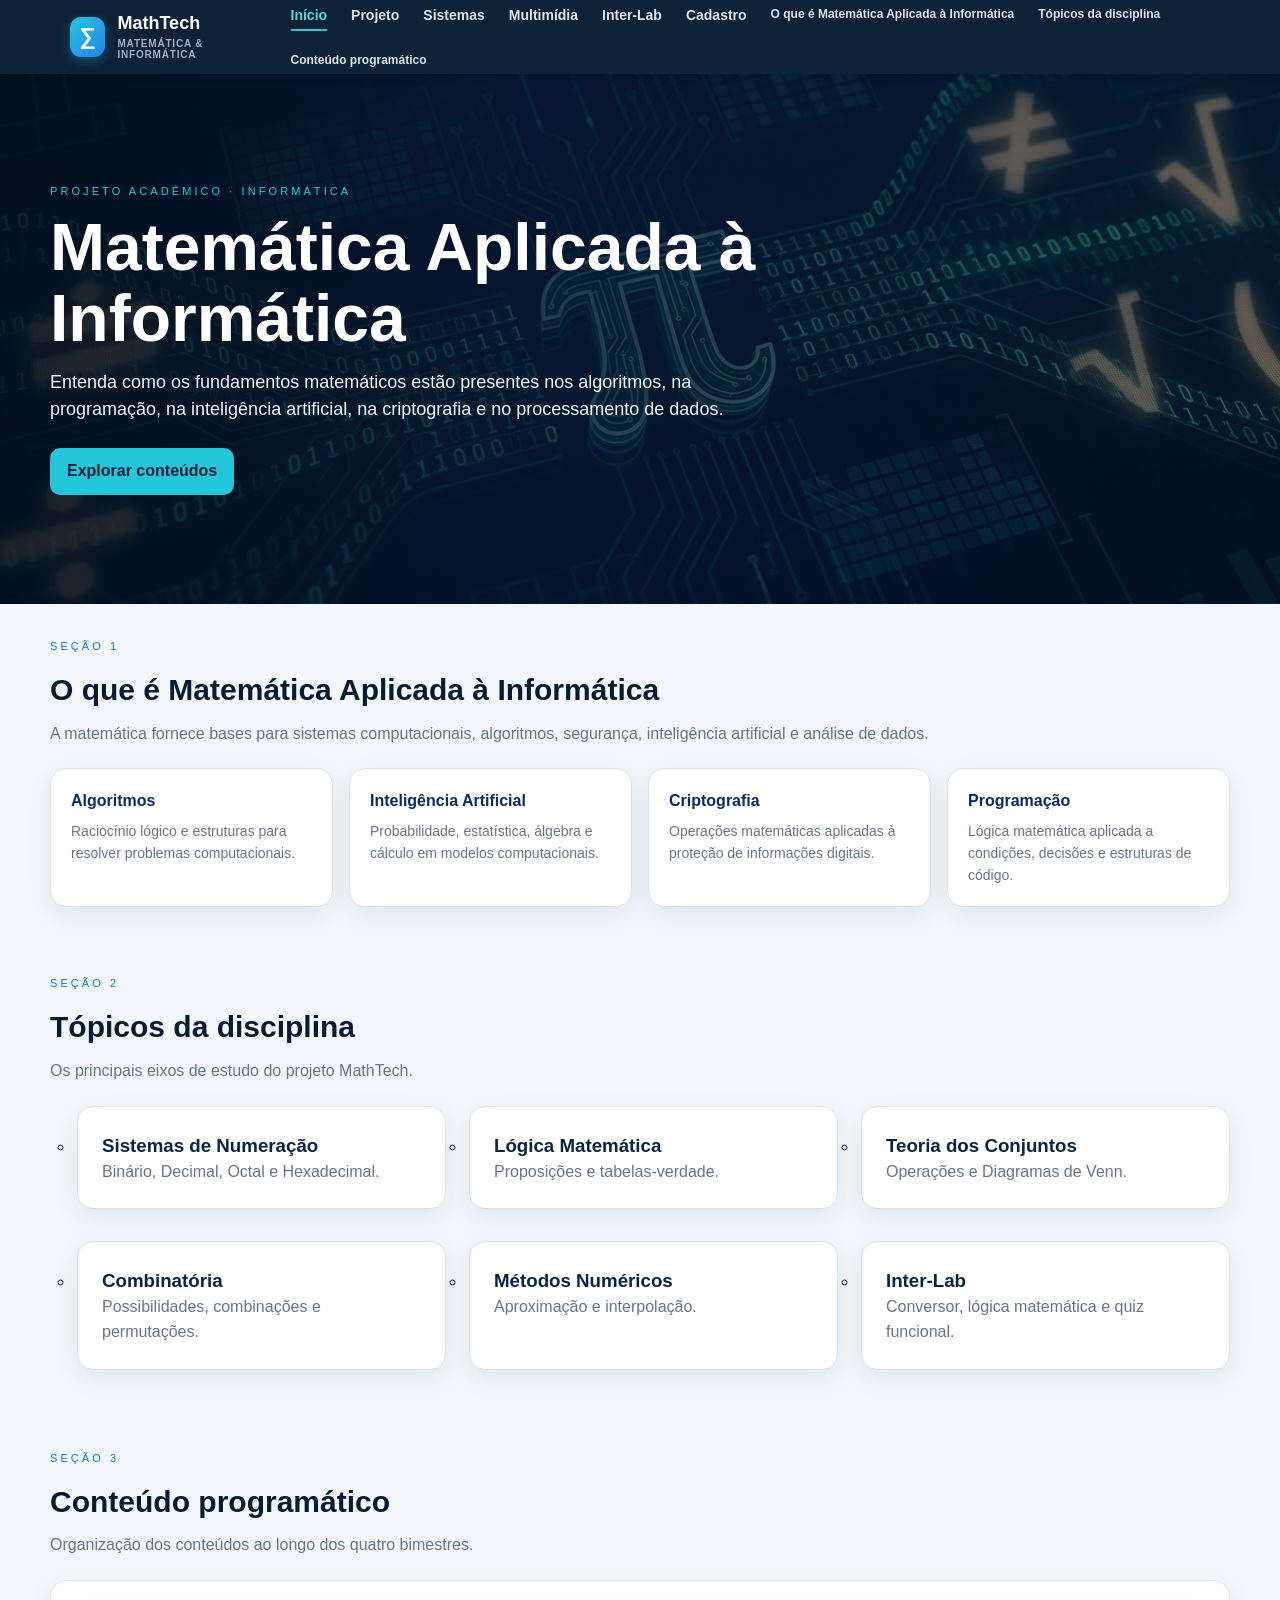
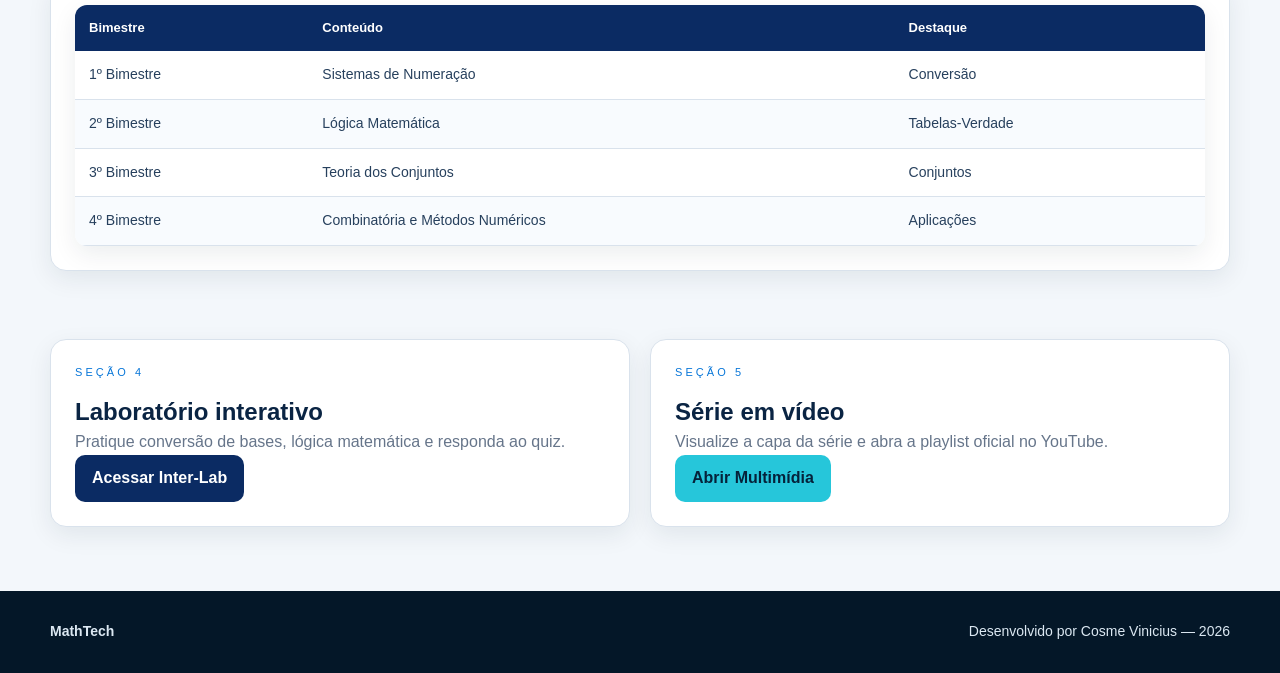
<file: index.html>
<!DOCTYPE html>

<html lang="pt-BR">
<head>
<meta charset="utf-8"/>
<meta content="width=device-width, initial-scale=1.0" name="viewport"/>
<title>MathTech | Matemática Aplicada à Informática</title>
<link href="css/estilo.css" rel="stylesheet"/>
</head>
<body>
<header class="site-header">
<div class="container nav-wrap">
<a class="brand" href="index.html">
<span class="brand-mark">∑</span>
<span class="brand-text">MathTech<small>Matemática &amp; Informática</small></span>
</a>
<nav aria-label="Navegação principal" class="site-nav">
<a class="active" href="index.html">Início</a>
<a href="sobre.html">Projeto</a>
<a href="sistemas.html">Sistemas</a>
<a href="multimidia.html">Multimídia</a>
<a href="interlab.html">Inter-Lab</a>
<a href="cadastro.html">Cadastro</a>
<a class="ancora-interna" href="#conteudos">O que é Matemática Aplicada à Informática</a><a class="ancora-interna" href="#topicos">Tópicos da disciplina</a><a class="ancora-interna" href="#programa">Conteúdo programático</a></nav>
</div>
</header>
<main>
<section class="hero-home" id="inicio">
<div class="container">
<span class="kicker">Projeto acadêmico · Informática</span>
<h1>Matemática Aplicada à Informática</h1>
<p>Entenda como os fundamentos matemáticos estão presentes nos algoritmos, na programação, na inteligência artificial, na criptografia e no processamento de dados.</p>
<div class="hero-actions">
<a class="btn btn-cyan" href="#conteudos">Explorar conteúdos</a>
</div>
</div>
</section>
<section class="section" id="conteudos">
<div class="container">
<span class="kicker">Seção 1</span>
<h2 class="section-title">O que é Matemática Aplicada à Informática</h2>
<p class="section-intro">A matemática fornece bases para sistemas computacionais, algoritmos, segurança, inteligência artificial e análise de dados.</p>
<div class="grid-4">
<article class="card topic-card"><strong>Algoritmos</strong><p>Raciocínio lógico e estruturas para resolver problemas computacionais.</p></article>
<article class="card topic-card"><strong>Inteligência Artificial</strong><p>Probabilidade, estatística, álgebra e cálculo em modelos computacionais.</p></article>
<article class="card topic-card"><strong>Criptografia</strong><p>Operações matemáticas aplicadas à proteção de informações digitais.</p></article>
<article class="card topic-card"><strong>Programação</strong><p>Lógica matemática aplicada a condições, decisões e estruturas de código.</p></article>
</div>
</div>
</section>
<section class="section" id="topicos">
<div class="container">
<span class="kicker">Seção 2</span>
<h2 class="section-title">Tópicos da disciplina</h2>
<p class="section-intro">Os principais eixos de estudo do projeto MathTech.</p>
<ul class="lista-topicos"><li><article class="card"><h3>Sistemas de Numeração</h3><p>Binário, Decimal, Octal e Hexadecimal.</p></article></li><li><article class="card"><h3>Lógica Matemática</h3><p>Proposições e tabelas-verdade.</p></article></li><li><article class="card"><h3>Teoria dos Conjuntos</h3><p>Operações e Diagramas de Venn.</p></article></li><li><article class="card"><h3>Combinatória</h3><p>Possibilidades, combinações e permutações.</p></article></li><li><article class="card"><h3>Métodos Numéricos</h3><p>Aproximação e interpolação.</p></article></li><li><article class="card"><h3>Inter-Lab</h3><p>Conversor, lógica matemática e quiz funcional.</p></article></li></ul>
</div>
</section>
<section class="section" id="programa">
<div class="container">
<span class="kicker">Seção 3</span>
<h2 class="section-title">Conteúdo programático</h2>
<p class="section-intro">Organização dos conteúdos ao longo dos quatro bimestres.</p>
<div class="card program-table-wrap">
<table>
<thead><tr><th>Bimestre</th><th>Conteúdo</th><th>Destaque</th></tr></thead>
<tbody>
<tr><td>1º Bimestre</td><td>Sistemas de Numeração</td><td>Conversão</td></tr>
<tr><td>2º Bimestre</td><td>Lógica Matemática</td><td>Tabelas-Verdade</td></tr>
<tr><td>3º Bimestre</td><td>Teoria dos Conjuntos</td><td>Conjuntos</td></tr>
<tr><td>4º Bimestre</td><td>Combinatória e Métodos Numéricos</td><td>Aplicações</td></tr>
</tbody>
</table>
</div>
</div>
</section>
<section class="section" id="recursos">
<div class="container grid-2">
<article class="card">
<span class="kicker">Seção 4</span>
<h2>Laboratório interativo</h2>
<p>Pratique conversão de bases, lógica matemática e responda ao quiz.</p>
<a class="btn btn-primary" href="interlab.html">Acessar Inter-Lab</a>
</article>
<article class="card">
<span class="kicker">Seção 5</span>
<h2>Série em vídeo</h2>
<p>Visualize a capa da série e abra a playlist oficial no YouTube.</p>
<a class="btn btn-cyan" href="multimidia.html">Abrir Multimídia</a>
</article>
</div>
</section>
</main>
<footer class="site-footer" id="rodape">
<div class="container footer-wrap">
<strong>MathTech</strong>
<span>Desenvolvido por Cosme Vinicius — 2026</span>
</div>
</footer>
</body>
</html>
</file>
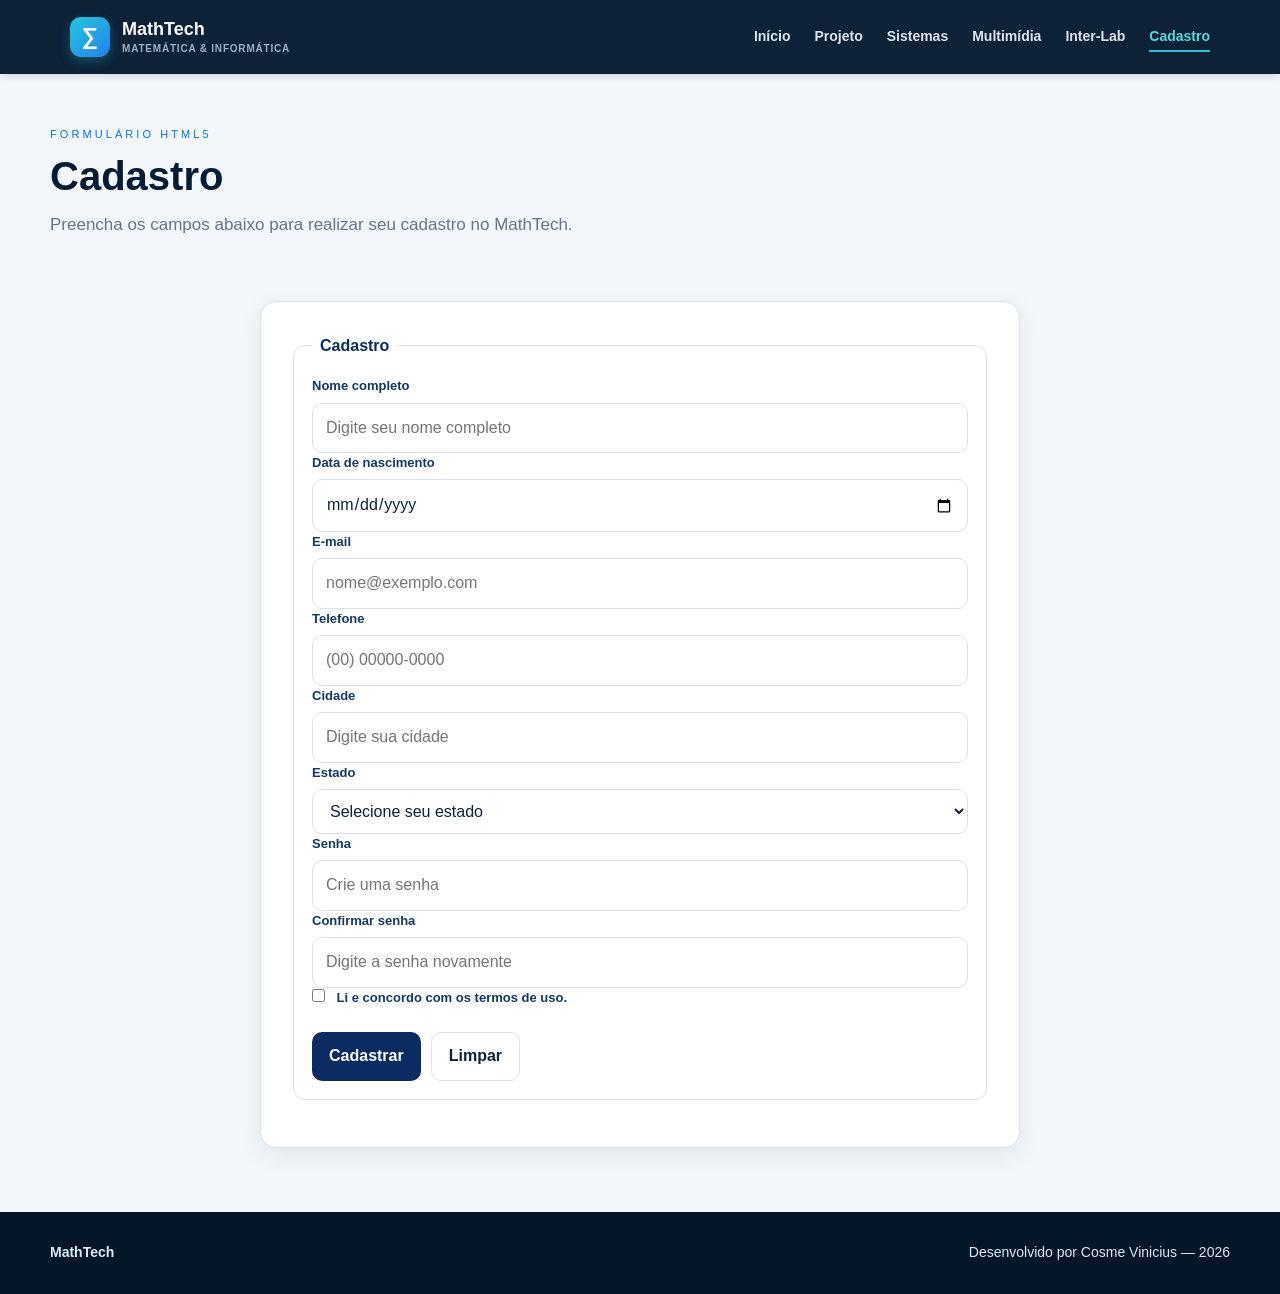
<file: cadastro.html>
<!DOCTYPE html>

<html lang="pt-BR">
<head>
<meta charset="utf-8"/>
<meta content="width=device-width, initial-scale=1.0" name="viewport"/>
<title>Cadastro | MathTech</title>
<link href="css/estilo.css" rel="stylesheet"/>
</head>
<body>
<header class="site-header">
<div class="container nav-wrap">
<a class="brand" href="index.html">
<span class="brand-mark">∑</span>
<span class="brand-text">MathTech<small>Matemática &amp; Informática</small></span>
</a>
<nav aria-label="Navegação principal" class="site-nav">
<a href="index.html">Início</a>
<a href="sobre.html">Projeto</a>
<a href="sistemas.html">Sistemas</a>
<a href="multimidia.html">Multimídia</a>
<a href="interlab.html">Inter-Lab</a>
<a class="active" href="cadastro.html">Cadastro</a>
</nav>
</div>
</header>
<section class="page-hero">
<div class="container">
<span class="kicker">Formulário HTML5</span>
<h1>Cadastro</h1>
<p>Preencha os campos abaixo para realizar seu cadastro no MathTech.</p>
</div>
</section>
<main class="section">
<div class="container">
<div class="card form-card">
<form action="#" method="post">

<fieldset class="grupo-cadastro"><legend>Cadastro</legend><label for="nome">Nome completo</label><input autocomplete="name" id="nome" name="nome" placeholder="Digite seu nome completo" required="" type="text"/><label for="nascimento">Data de nascimento</label><input id="nascimento" name="nascimento" required="" type="date"/><label for="email">E-mail</label><input autocomplete="email" id="email" name="email" placeholder="nome@exemplo.com" required="" type="email"/><label for="telefone">Telefone</label><input autocomplete="tel" id="telefone" name="telefone" placeholder="(00) 00000-0000" required="" type="tel"/><label for="cidade">Cidade</label><input autocomplete="address-level2" id="cidade" name="cidade" placeholder="Digite sua cidade" required="" type="text"/><label for="estado">Estado</label><select id="estado" name="estado" required="">

<option disabled="" selected="" value="">Selecione seu estado</option>
<option>AC</option><option>AL</option><option>AP</option><option>AM</option><option>BA</option><option>CE</option>
<option>DF</option><option>ES</option><option>GO</option><option>MA</option><option>MT</option><option>MS</option>
<option>MG</option><option>PA</option><option>PB</option><option>PR</option><option>PE</option><option>PI</option>
<option>RJ</option><option>RN</option><option>RS</option><option>RO</option><option>RR</option><option>SC</option>
<option>SP</option><option>SE</option><option>TO</option>
</select><label for="senha">Senha</label><input autocomplete="new-password" id="senha" minlength="6" name="senha" placeholder="Crie uma senha" required="" type="password"/><label for="confirmar">Confirmar senha</label><input autocomplete="new-password" id="confirmar" minlength="6" name="confirmar" placeholder="Digite a senha novamente" required="" type="password"/><label><input required="" type="checkbox"/> Li e concordo com os termos de uso.</label><div class="actions">
<button class="btn btn-primary" type="submit">Cadastrar</button>
<button class="btn btn-outline" type="reset">Limpar</button>
</div></fieldset></form>
</div>
</div>
</main>
<footer class="site-footer" id="rodape">
<div class="container footer-wrap">
<strong>MathTech</strong>
<span>Desenvolvido por Cosme Vinicius — 2026</span>
</div>
</footer>
</body>
</html>
</file>
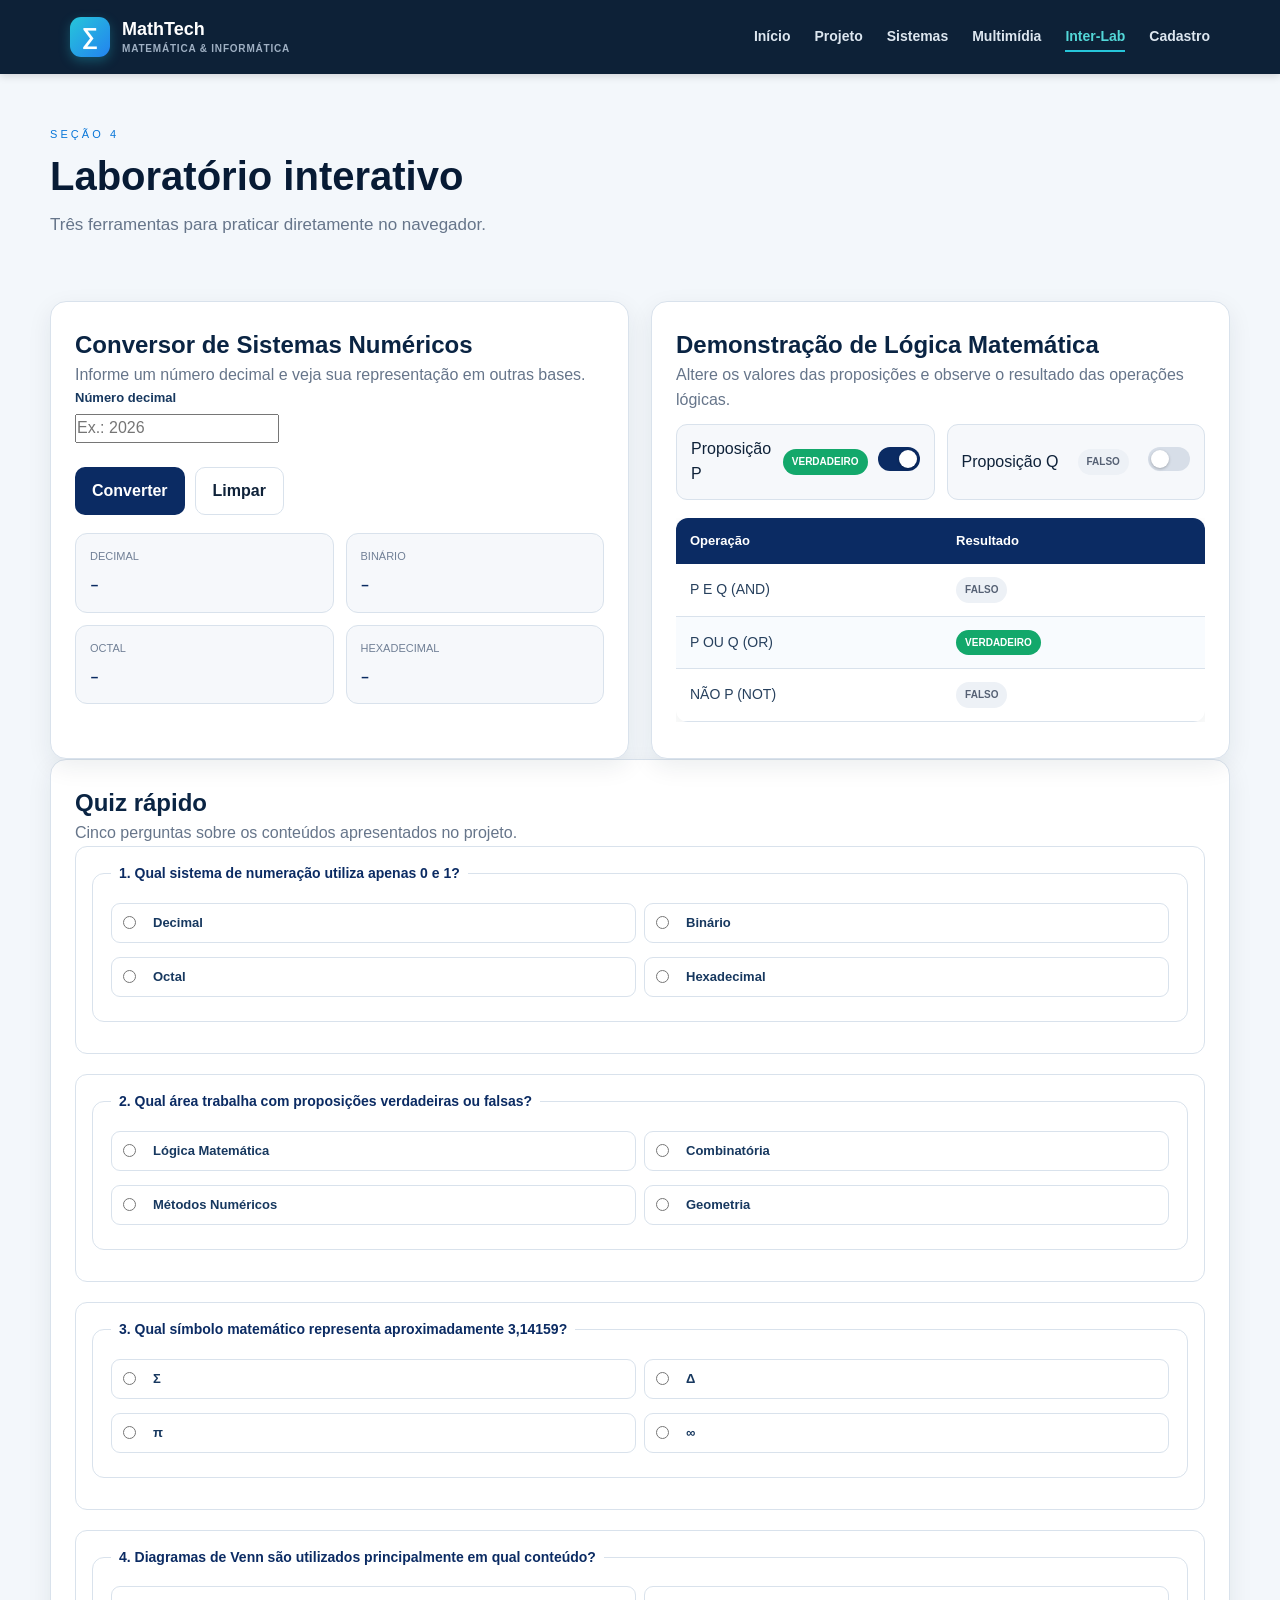
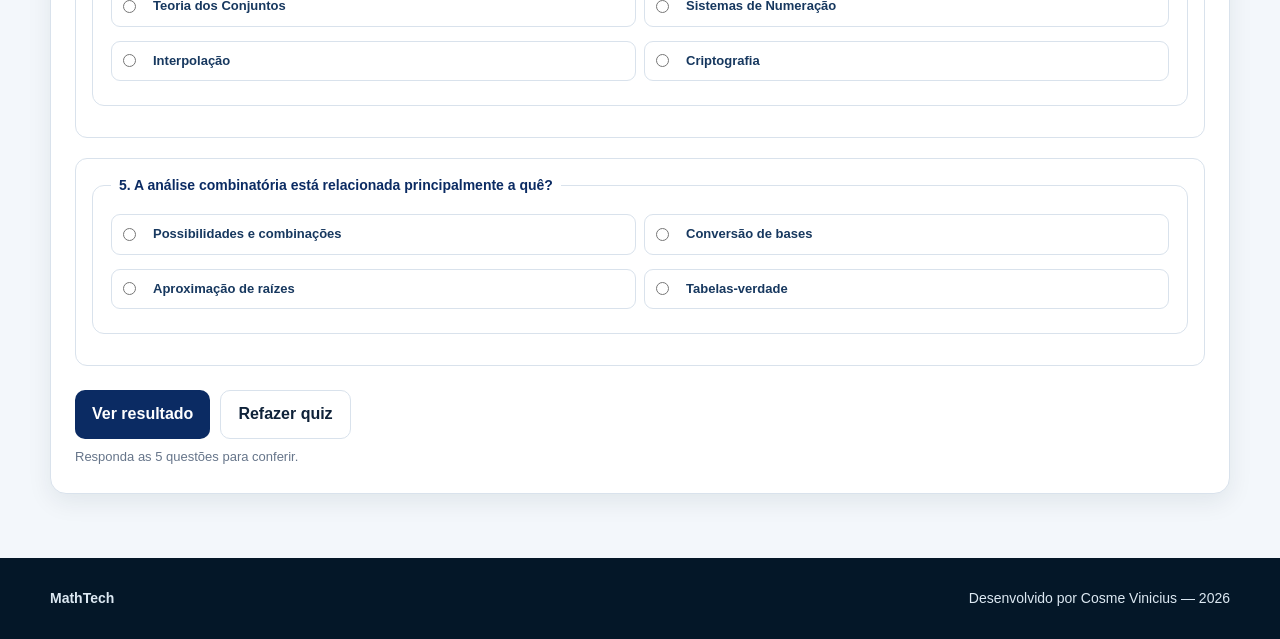
<file: interlab.html>
<!DOCTYPE html>

<html lang="pt-BR">
<head>
<meta charset="utf-8"/>
<meta content="width=device-width, initial-scale=1.0" name="viewport"/>
<title>Inter-Lab | MathTech</title>
<link href="css/estilo.css" rel="stylesheet"/>
</head>
<body>
<header class="site-header">
<div class="container nav-wrap">
<a class="brand" href="index.html">
<span class="brand-mark">∑</span>
<span class="brand-text">MathTech<small>Matemática &amp; Informática</small></span>
</a>
<nav aria-label="Navegação principal" class="site-nav">
<a href="index.html">Início</a>
<a href="sobre.html">Projeto</a>
<a href="sistemas.html">Sistemas</a>
<a href="multimidia.html">Multimídia</a>
<a class="active" href="interlab.html">Inter-Lab</a>
<a href="cadastro.html">Cadastro</a>
</nav>
</div>
</header>
<section class="page-hero">
<div class="container">
<span class="kicker">Seção 4</span>
<h1>Laboratório interativo</h1>
<p>Três ferramentas para praticar diretamente no navegador.</p>
</div>
</section>
<main class="section">
<div class="container">
<section class="lab-grid">
<article class="card">
<h2>Conversor de Sistemas Numéricos</h2>
<p>Informe um número decimal e veja sua representação em outras bases.</p>
<label for="decimalInput">Número decimal</label>
<input id="decimalInput" min="0" placeholder="Ex.: 2026" step="1" type="number"/>
<div class="actions">
<button class="btn btn-primary" id="convertBtn" type="button">Converter</button>
<button class="btn btn-outline" id="clearBtn" type="button">Limpar</button>
</div>
<div aria-live="polite" class="results-grid">
<div class="result-box"><span>Decimal</span><strong id="decResult">–</strong></div>
<div class="result-box"><span>Binário</span><strong id="binResult">–</strong></div>
<div class="result-box"><span>Octal</span><strong id="octResult">–</strong></div>
<div class="result-box"><span>Hexadecimal</span><strong id="hexResult">–</strong></div>
</div>
<div class="feedback" id="converterMessage"></div>
</article>
<article class="card">
<h2>Demonstração de Lógica Matemática</h2>
<p>Altere os valores das proposições e observe o resultado das operações lógicas.</p>
<div class="logic-switches">
<div class="prop-box">
<span>Proposição P</span><span class="status true" id="pStatus">Verdadeiro</span>
<label aria-label="Alternar proposição P" class="switch"><input checked="" id="pSwitch" type="checkbox"/><span class="slider"></span></label>
</div>
<div class="prop-box">
<span>Proposição Q</span><span class="status false" id="qStatus">Falso</span>
<label aria-label="Alternar proposição Q" class="switch"><input id="qSwitch" type="checkbox"/><span class="slider"></span></label>
</div>
</div>
<div class="program-table-wrap">
<table>
<thead><tr><th>Operação</th><th>Resultado</th></tr></thead>
<tbody>
<tr><td>P E Q (AND)</td><td><span class="status false" id="andResult">Falso</span></td></tr>
<tr><td>P OU Q (OR)</td><td><span class="status true" id="orResult">Verdadeiro</span></td></tr>
<tr><td>NÃO P (NOT)</td><td><span class="status false" id="notResult">Falso</span></td></tr>
</tbody>
</table>
</div>
</article>
</section>
<section class="card section">
<h2>Quiz rápido</h2>
<p>Cinco perguntas sobre os conteúdos apresentados no projeto.</p>
<form id="quizForm">
<div class="quiz-question" data-answer="binario"><fieldset class="grupo-quiz"><legend>1. Qual sistema de numeração utiliza apenas 0 e 1?</legend><div class="options">
<label class="option"><input name="q1" required="" type="radio" value="decimal"/> Decimal</label>
<label class="option"><input name="q1" type="radio" value="binario"/> Binário</label>
<label class="option"><input name="q1" type="radio" value="octal"/> Octal</label>
<label class="option"><input name="q1" type="radio" value="hexadecimal"/> Hexadecimal</label>
</div></fieldset>


</div>
<div class="quiz-question" data-answer="logica"><fieldset class="grupo-quiz"><legend>2. Qual área trabalha com proposições verdadeiras ou falsas?</legend><div class="options">
<label class="option"><input name="q2" required="" type="radio" value="logica"/> Lógica Matemática</label>
<label class="option"><input name="q2" type="radio" value="combinatoria"/> Combinatória</label>
<label class="option"><input name="q2" type="radio" value="numericos"/> Métodos Numéricos</label>
<label class="option"><input name="q2" type="radio" value="geometria"/> Geometria</label>
</div></fieldset>


</div>
<div class="quiz-question" data-answer="pi"><fieldset class="grupo-quiz"><legend>3. Qual símbolo matemático representa aproximadamente 3,14159?</legend><div class="options">
<label class="option"><input name="q3" required="" type="radio" value="sigma"/> Σ</label>
<label class="option"><input name="q3" type="radio" value="delta"/> Δ</label>
<label class="option"><input name="q3" type="radio" value="pi"/> π</label>
<label class="option"><input name="q3" type="radio" value="infinito"/> ∞</label>
</div></fieldset>


</div>
<div class="quiz-question" data-answer="conjuntos"><fieldset class="grupo-quiz"><legend>4. Diagramas de Venn são utilizados principalmente em qual conteúdo?</legend><div class="options">
<label class="option"><input name="q4" required="" type="radio" value="conjuntos"/> Teoria dos Conjuntos</label>
<label class="option"><input name="q4" type="radio" value="sistemas"/> Sistemas de Numeração</label>
<label class="option"><input name="q4" type="radio" value="interpolacao"/> Interpolação</label>
<label class="option"><input name="q4" type="radio" value="criptografia"/> Criptografia</label>
</div></fieldset>


</div>
<div class="quiz-question" data-answer="possibilidades"><fieldset class="grupo-quiz"><legend>5. A análise combinatória está relacionada principalmente a quê?</legend><div class="options">
<label class="option"><input name="q5" required="" type="radio" value="possibilidades"/> Possibilidades e combinações</label>
<label class="option"><input name="q5" type="radio" value="bases"/> Conversão de bases</label>
<label class="option"><input name="q5" type="radio" value="raizes"/> Aproximação de raízes</label>
<label class="option"><input name="q5" type="radio" value="verdade"/> Tabelas-verdade</label>
</div></fieldset>


</div>
<div class="actions">
<button class="btn btn-primary" type="submit">Ver resultado</button>
<button class="btn btn-outline" id="resetQuizBtn" type="button">Refazer quiz</button>
</div>
<div class="feedback" id="quizMessage">Responda as 5 questões para conferir.</div>
</form>
</section>
</div>
</main>
<footer class="site-footer" id="rodape">
<div class="container footer-wrap">
<strong>MathTech</strong>
<span>Desenvolvido por Cosme Vinicius — 2026</span>
</div>
</footer>
<script>
(function(){
  const input=document.getElementById('decimalInput');
  const msg=document.getElementById('converterMessage');
  function resetConv(){
    input.value='';
    ['decResult','binResult','octResult','hexResult'].forEach(id=>document.getElementById(id).textContent='–');
    msg.textContent='';
  }
  function convert(){
    const raw=input.value.trim();
    if(raw===''){msg.textContent='Informe um número decimal inteiro.';return;}
    const n=Number(raw);
    if(!Number.isSafeInteger(n)||n<0){msg.textContent='Digite um número inteiro positivo válido.';return;}
    document.getElementById('decResult').textContent=n.toString(10);
    document.getElementById('binResult').textContent=n.toString(2);
    document.getElementById('octResult').textContent=n.toString(8);
    document.getElementById('hexResult').textContent=n.toString(16).toUpperCase();
    msg.textContent='Conversão realizada com sucesso.';
  }
  document.getElementById('convertBtn').addEventListener('click',convert);
  document.getElementById('clearBtn').addEventListener('click',resetConv);
  input.addEventListener('keydown',e=>{if(e.key==='Enter'){e.preventDefault();convert();}});

  const p=document.getElementById('pSwitch'), q=document.getElementById('qSwitch');
  function setStatus(el,v){el.textContent=v?'Verdadeiro':'Falso';el.className='status '+(v?'true':'false');}
  function updateLogic(){
    setStatus(document.getElementById('pStatus'),p.checked);
    setStatus(document.getElementById('qStatus'),q.checked);
    setStatus(document.getElementById('andResult'),p.checked&&q.checked);
    setStatus(document.getElementById('orResult'),p.checked||q.checked);
    setStatus(document.getElementById('notResult'),!p.checked);
  }
  p.addEventListener('change',updateLogic);q.addEventListener('change',updateLogic);updateLogic();

  const form=document.getElementById('quizForm'), quizMsg=document.getElementById('quizMessage');
  form.addEventListener('submit',e=>{
    e.preventDefault();
    let score=0, answered=0;
    form.querySelectorAll('.quiz-question').forEach(qEl=>{
      const selected=qEl.querySelector('input:checked');
      qEl.querySelectorAll('.option').forEach(o=>o.classList.remove('correct','wrong'));
      if(!selected)return;
      answered++;
      if(selected.value===qEl.dataset.answer){score++;selected.closest('.option').classList.add('correct');}
      else{
        selected.closest('.option').classList.add('wrong');
        const right=qEl.querySelector('input[value="'+qEl.dataset.answer+'"]');
        if(right)right.closest('.option').classList.add('correct');
      }
    });
    if(answered<5){quizMsg.textContent='Responda todas as 5 questões antes de conferir.';return;}
    quizMsg.textContent='Pontuação: '+score+'/5. '+(score===5?'Excelente! Você acertou todas.':score>=3?'Muito bom! Revise os itens destacados.':'Continue praticando. As respostas corretas foram destacadas.');
  });
  document.getElementById('resetQuizBtn').addEventListener('click',()=>{
    form.reset();
    form.querySelectorAll('.option').forEach(o=>o.classList.remove('correct','wrong'));
    quizMsg.textContent='Responda as 5 questões para conferir.';
  });
})();
</script>
</body>
</html>
</file>
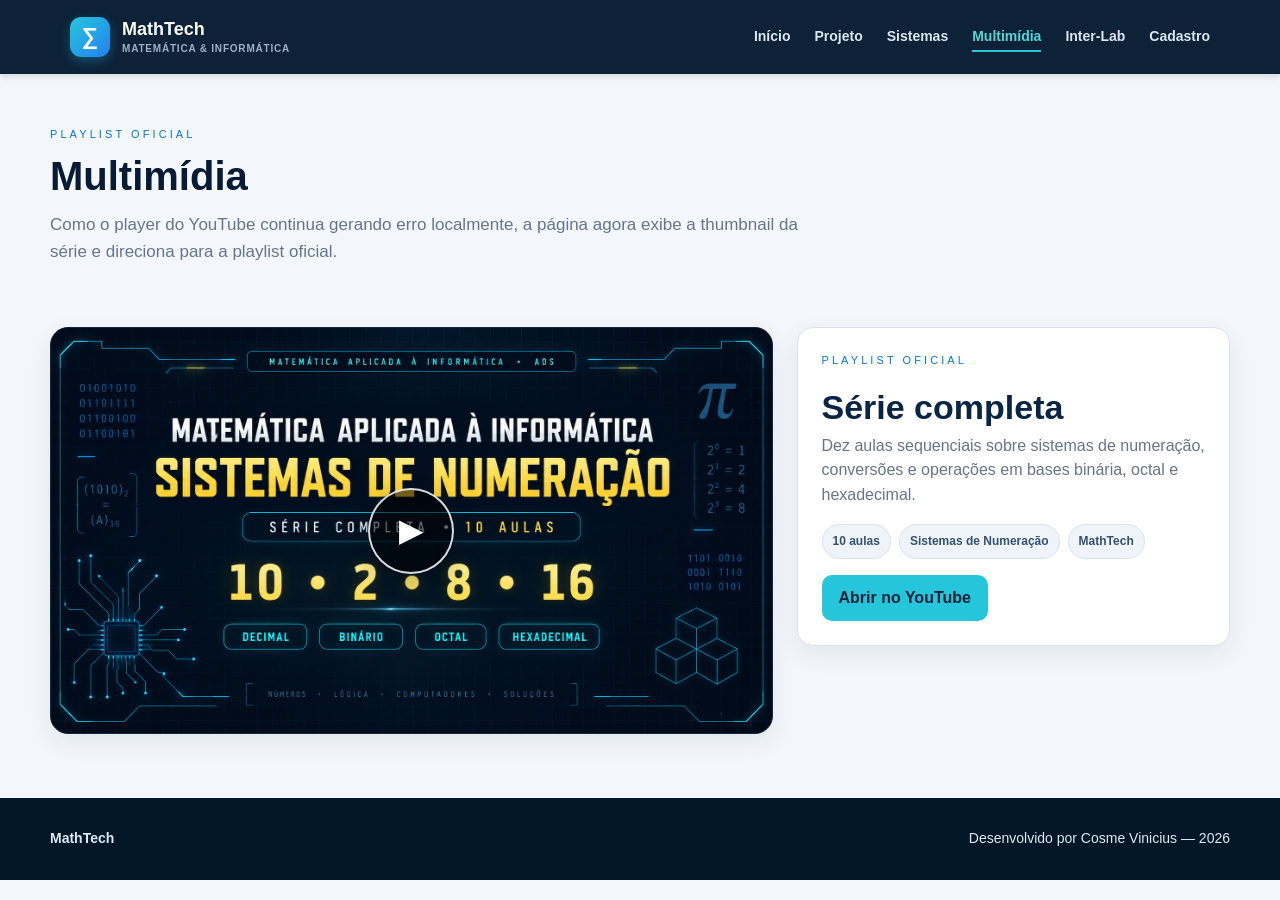
<file: multimidia.html>
<!DOCTYPE html>

<html lang="pt-BR">
<head>
<meta charset="utf-8"/>
<meta content="width=device-width, initial-scale=1.0" name="viewport"/>
<title>Multimídia | MathTech</title>
<link href="css/estilo.css" rel="stylesheet"/>
</head>
<body>
<header class="site-header">
<div class="container nav-wrap">
<a class="brand" href="index.html">
<span class="brand-mark">∑</span>
<span class="brand-text">MathTech<small>Matemática &amp; Informática</small></span>
</a>
<nav aria-label="Navegação principal" class="site-nav">
<a href="index.html">Início</a>
<a href="sobre.html">Projeto</a>
<a href="sistemas.html">Sistemas</a>
<a class="active" href="multimidia.html">Multimídia</a>
<a href="interlab.html">Inter-Lab</a>
<a href="cadastro.html">Cadastro</a>
</nav>
</div>
</header>
<section class="page-hero">
<div class="container">
<span class="kicker">Playlist oficial</span>
<h1>Multimídia</h1>
<p>Como o player do YouTube continua gerando erro localmente, a página agora exibe a thumbnail da série e direciona para a playlist oficial.</p>
</div>
</section>
<main class="section">
<div class="container media-layout">
<div class="video-shell"><a aria-label="Abrir playlist da série no YouTube" class="media-thumb" href="https://youtu.be/EYyfI9s_CMM" rel="noopener noreferrer" target="_blank">
<img alt="Capa da série Sistemas de Numeração" src="img/serie-thumb.png"/>
</a>
</div>
<aside class="card playlist-info">
<span class="kicker">Playlist oficial</span>
<h2>Série completa</h2>
<p>Dez aulas sequenciais sobre sistemas de numeração, conversões e operações em bases binária, octal e hexadecimal.</p>
<div class="playlist-badges">
<span>10 aulas</span><span>Sistemas de Numeração</span><span>MathTech</span>
</div>
<a class="btn btn-cyan" href="https://www.youtube.com/playlist?list=PLfN8Om1CaVfU" rel="noopener noreferrer" target="_blank">Abrir no YouTube</a>
</aside>
</div>
</main>
<footer class="site-footer" id="rodape">
<div class="container footer-wrap">
<strong>MathTech</strong>
<span>Desenvolvido por Cosme Vinicius — 2026</span>
</div>
</footer>
</body>
</html>
</file>
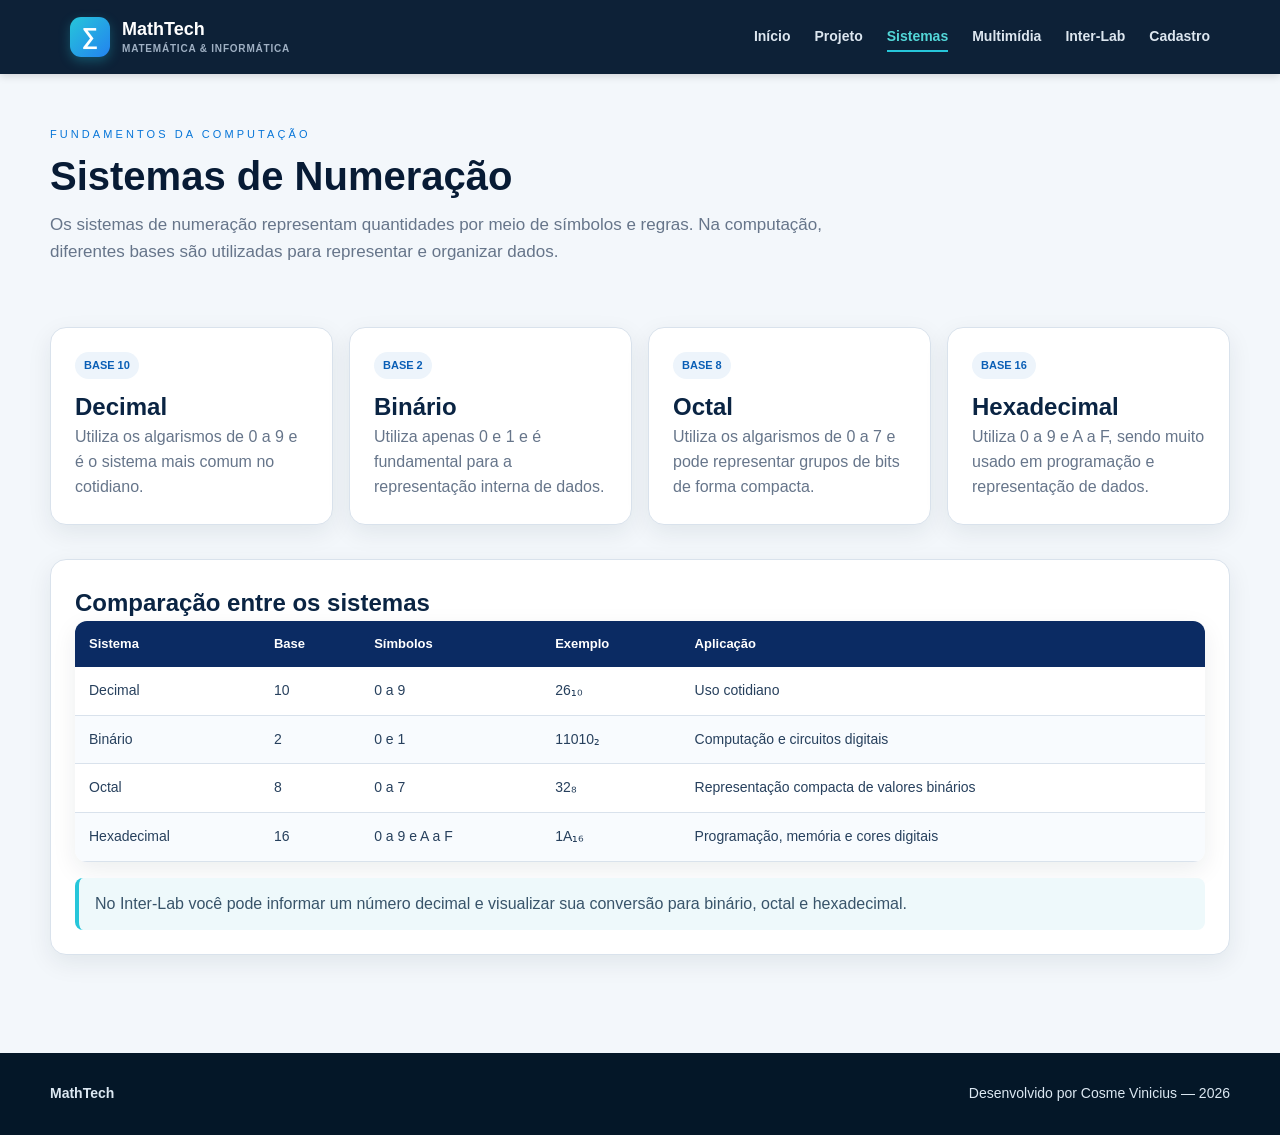
<file: sistemas.html>
<!DOCTYPE html>

<html lang="pt-BR">
<head>
<meta charset="utf-8"/>
<meta content="width=device-width, initial-scale=1.0" name="viewport"/>
<title>Sistemas de Numeração | MathTech</title>
<link href="css/estilo.css" rel="stylesheet"/>
</head>
<body>
<header class="site-header">
<div class="container nav-wrap">
<a class="brand" href="index.html">
<span class="brand-mark">∑</span>
<span class="brand-text">MathTech<small>Matemática &amp; Informática</small></span>
</a>
<nav aria-label="Navegação principal" class="site-nav">
<a href="index.html">Início</a>
<a href="sobre.html">Projeto</a>
<a class="active" href="sistemas.html">Sistemas</a>
<a href="multimidia.html">Multimídia</a>
<a href="interlab.html">Inter-Lab</a>
<a href="cadastro.html">Cadastro</a>
</nav>
</div>
</header>
<section class="page-hero">
<div class="container">
<span class="kicker">Fundamentos da computação</span>
<h1>Sistemas de Numeração</h1>
<p>Os sistemas de numeração representam quantidades por meio de símbolos e regras. Na computação, diferentes bases são utilizadas para representar e organizar dados.</p>
</div>
</section>
<main class="section">
<div class="container">
<div class="grid-4">
<article class="card system-card"><span class="base">Base 10</span><h2>Decimal</h2><p>Utiliza os algarismos de 0 a 9 e é o sistema mais comum no cotidiano.</p></article>
<article class="card system-card"><span class="base">Base 2</span><h2>Binário</h2><p>Utiliza apenas 0 e 1 e é fundamental para a representação interna de dados.</p></article>
<article class="card system-card"><span class="base">Base 8</span><h2>Octal</h2><p>Utiliza os algarismos de 0 a 7 e pode representar grupos de bits de forma compacta.</p></article>
<article class="card system-card"><span class="base">Base 16</span><h2>Hexadecimal</h2><p>Utiliza 0 a 9 e A a F, sendo muito usado em programação e representação de dados.</p></article>
</div>
<section class="section">
<div class="card program-table-wrap">
<h2>Comparação entre os sistemas</h2>
<table>
<thead><tr><th>Sistema</th><th>Base</th><th>Símbolos</th><th>Exemplo</th><th>Aplicação</th></tr></thead>
<tbody>
<tr><td>Decimal</td><td>10</td><td>0 a 9</td><td>26₁₀</td><td>Uso cotidiano</td></tr>
<tr><td>Binário</td><td>2</td><td>0 e 1</td><td>11010₂</td><td>Computação e circuitos digitais</td></tr>
<tr><td>Octal</td><td>8</td><td>0 a 7</td><td>32₈</td><td>Representação compacta de valores binários</td></tr>
<tr><td>Hexadecimal</td><td>16</td><td>0 a 9 e A a F</td><td>1A₁₆</td><td>Programação, memória e cores digitais</td></tr>
</tbody>
</table>
<div class="note">No Inter-Lab você pode informar um número decimal e visualizar sua conversão para binário, octal e hexadecimal.</div>
</div>
</section>
</div>
</main>
<footer class="site-footer" id="rodape">
<div class="container footer-wrap">
<strong>MathTech</strong>
<span>Desenvolvido por Cosme Vinicius — 2026</span>
</div>
</footer>
</body>
</html>
</file>
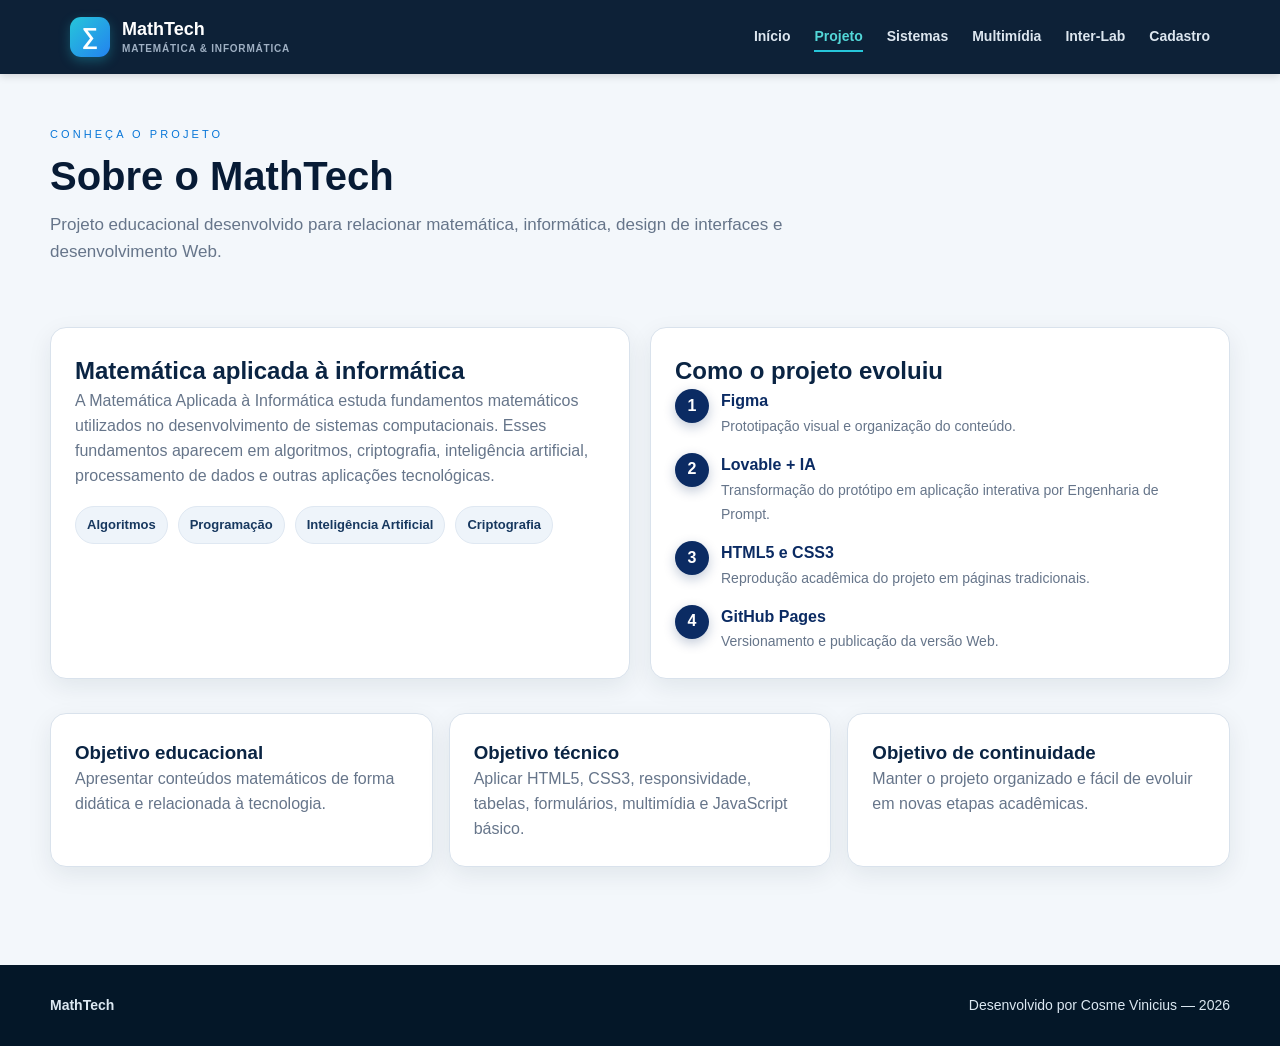
<file: sobre.html>
<!DOCTYPE html>

<html lang="pt-BR">
<head>
<meta charset="utf-8"/>
<meta content="width=device-width, initial-scale=1.0" name="viewport"/>
<title>Projeto | MathTech</title>
<link href="css/estilo.css" rel="stylesheet"/>
</head>
<body>
<header class="site-header">
<div class="container nav-wrap">
<a class="brand" href="index.html">
<span class="brand-mark">∑</span>
<span class="brand-text">MathTech<small>Matemática &amp; Informática</small></span>
</a>
<nav aria-label="Navegação principal" class="site-nav">
<a href="index.html">Início</a>
<a class="active" href="sobre.html">Projeto</a>
<a href="sistemas.html">Sistemas</a>
<a href="multimidia.html">Multimídia</a>
<a href="interlab.html">Inter-Lab</a>
<a href="cadastro.html">Cadastro</a>
</nav>
</div>
</header>
<section class="page-hero">
<div class="container">
<span class="kicker">Conheça o projeto</span>
<h1>Sobre o MathTech</h1>
<p>Projeto educacional desenvolvido para relacionar matemática, informática, design de interfaces e desenvolvimento Web.</p>
</div>
</section>
<main class="section">
<div class="container">
<div class="grid-2">
<article class="card">
<h2>Matemática aplicada à informática</h2>
<p>A Matemática Aplicada à Informática estuda fundamentos matemáticos utilizados no desenvolvimento de sistemas computacionais. Esses fundamentos aparecem em algoritmos, criptografia, inteligência artificial, processamento de dados e outras aplicações tecnológicas.</p>
<div class="tags">
<span class="tag">Algoritmos</span><span class="tag">Programação</span>
<span class="tag">Inteligência Artificial</span><span class="tag">Criptografia</span>
</div>
</article>
<article class="card">
<h2>Como o projeto evoluiu</h2>
<div class="timeline">
<div class="timeline-item"><div class="step">1</div><div><strong>Figma</strong><span>Prototipação visual e organização do conteúdo.</span></div></div>
<div class="timeline-item"><div class="step">2</div><div><strong>Lovable + IA</strong><span>Transformação do protótipo em aplicação interativa por Engenharia de Prompt.</span></div></div>
<div class="timeline-item"><div class="step">3</div><div><strong>HTML5 e CSS3</strong><span>Reprodução acadêmica do projeto em páginas tradicionais.</span></div></div>
<div class="timeline-item"><div class="step">4</div><div><strong>GitHub Pages</strong><span>Versionamento e publicação da versão Web.</span></div></div>
</div>
</article>
</div>
<div class="grid-3 section">
<article class="card"><h3>Objetivo educacional</h3><p>Apresentar conteúdos matemáticos de forma didática e relacionada à tecnologia.</p></article>
<article class="card"><h3>Objetivo técnico</h3><p>Aplicar HTML5, CSS3, responsividade, tabelas, formulários, multimídia e JavaScript básico.</p></article>
<article class="card"><h3>Objetivo de continuidade</h3><p>Manter o projeto organizado e fácil de evoluir em novas etapas acadêmicas.</p></article>
</div>
</div>
</main>
<footer class="site-footer" id="rodape">
<div class="container footer-wrap">
<strong>MathTech</strong>
<span>Desenvolvido por Cosme Vinicius — 2026</span>
</div>
</footer>
</body>
</html>
</file>
<file: css/estilo.css>
:root{
--navy:#0d2137;
--navy-2:#0b2b63;
--blue:#1676d2;
--cyan:#26c6da;
--green:#13a86b;
--bg:#f3f7fb;
--surface:#ffffff;
--surface-2:#f6f8fb;
--text:#0f2239;
--muted:#66758a;
--border:#d9e2ec;
--shadow:0 8px 24px rgba(13,33,55,.08);
--shadow-hover:0 12px 32px rgba(13,33,55,.15);
--radius:16px;
--max:1180px;
}
*{box-sizing:border-box;margin:0;padding:0}
html{scroll-behavior:smooth}
body{
font-family:Arial, Helvetica, sans-serif;
background:var(--bg);
color:var(--text);
line-height:1.55;
}
img{max-width:100%;display:block}
a{color:inherit;text-decoration:none}
button,input,select,textarea{font:inherit}
.container{width:min(var(--max),calc(100% - 32px));margin:0 auto}
.site-header{
background:var(--navy);
color:#fff;
position:sticky;
top:0;
z-index:20;
box-shadow:0 2px 8px rgba(0,0,0,.15);
}
.nav-wrap{
min-height:74px;
display:flex;
align-items:center;
justify-content:space-between;
gap:24px;
padding:0 20px;
}
.brand{
display:flex;
align-items:center;
gap:12px;
text-decoration:none;
font-weight:800;
transition:transform .3s ease;
}
.brand:hover{transform:translateY(-2px)}
.brand-mark{
width:40px;height:40px;
display:grid;place-items:center;
border-radius:11px;
background:linear-gradient(135deg,var(--cyan),#2382ef);
color:#fff;font-size:23px;
box-shadow:0 4px 12px rgba(38,198,218,.3);
}
.brand-text{font-size:18px;line-height:1.1;color:#fff}
.brand-text small{
display:block;
margin-top:4px;
color:#9fb0c3;
font-size:10px;
text-transform:uppercase;
letter-spacing:.08em;
}
.site-nav{display:flex;flex-wrap:wrap;gap:24px}
.site-nav a{
color:#dce6ef;
text-decoration:none;
font-weight:700;
font-size:14px;
transition:color .3s ease;
position:relative;
}
.site-nav a::after{
content:"";
position:absolute;
bottom:-4px;
left:0;
width:0;
height:2px;
background:var(--cyan);
transition:width .3s ease;
}
.site-nav a:hover::after,.site-nav a.active::after{width:100%}
.site-nav a:hover,.site-nav a.active{color:#53d7d8}
.page-hero{padding:52px 0 28px}
.kicker{
display:block;
margin-bottom:12px;
color:#0876d8;
font-size:11px;
letter-spacing:.28em;
text-transform:uppercase;
}
.page-hero h1,.hero-home h1{
margin:0 0 14px;
color:#071b35;
line-height:1.08;
}
.page-hero h1{font-size:40px}
.page-hero p{
max-width:780px;
margin:0;
color:var(--muted);
font-size:17px;
}
.section{padding:34px 0}
.section-title{margin:0 0 8px;font-size:30px;color:#071b35}
.section-intro{margin:0 0 22px;color:var(--muted)}
.card{
background:var(--surface);
border:1px solid var(--border);
border-radius:var(--radius);
box-shadow:var(--shadow);
padding:24px;
transition:transform .3s ease,box-shadow .3s ease;
}
.card:hover{
transform:translateY(-4px);
box-shadow:var(--shadow-hover);
}
.card h2,.card h3{margin-top:0;color:#0a2443}
.card p{color:var(--muted)}
.hero-home{
position:relative;
min-height:530px;
display:flex;
align-items:center;
background:
linear-gradient(90deg, rgba(4,17,34,.88) 0%, rgba(5,25,56,.78) 42%, rgba(6,23,48,.52) 100%),
url('../img/hero-home.jpg') center center / cover no-repeat;
color:#fff;
}
.hero-home::after{
content:"";
position:absolute;
inset:0;
background:linear-gradient(to bottom, rgba(0,0,0,.08), rgba(0,0,0,.14));
pointer-events:none;
}
.hero-home .container{
position:relative;
z-index:1;
}
.hero-home .kicker{
color:#22d2da;
}
.hero-home h1{
max-width:760px;
font-size:66px;
color:#fff;
}
.hero-home p{
max-width:700px;
font-size:18px;
color:#eef6ff;
margin:0;
}
.hero-actions,.actions{
display:flex;
flex-wrap:wrap;
gap:10px;
margin-top:24px;
}
.btn{
display:inline-flex;
align-items:center;
justify-content:center;
min-height:44px;
padding:11px 17px;
border:0;
border-radius:10px;
text-decoration:none;
font-weight:700;
cursor:pointer;
transition:transform .2s ease,box-shadow .2s ease;
}
.btn:hover{
transform:translateY(-2px);
box-shadow:0 6px 16px rgba(0,0,0,.2);
}
.btn-primary{background:var(--navy-2);color:#fff}
.btn-primary:hover{background:#123f7f}
.btn-cyan{background:var(--cyan);color:#05223a}
.btn-cyan:hover{background:#36d6e8}
.btn-outline{background:#fff;color:var(--text);border:1px solid var(--border)}
.btn-outline:hover{background:#f6f8fb}
.container-flex{
display:flex;
flex-wrap:wrap;
gap:16px;
}
.container-flex .card{
flex:1 1 calc(25% - 16px);
min-width:240px;
}
.grid-4{display:grid;grid-template-columns:repeat(4,1fr);gap:16px}
.grid-3{display:grid;grid-template-columns:repeat(3,1fr);gap:16px}
.grid-2{display:grid;grid-template-columns:1fr 1fr;gap:20px}
.topic-card{padding:20px}
.topic-card strong{display:block;margin-bottom:7px;color:#0b2b63;font-size:16px}
.topic-card p{font-size:14px;margin:0}
.program-table-wrap{overflow-x:auto}
table{width:100%;border-collapse:collapse;background:#fff;border-radius:12px;overflow:hidden;box-shadow:var(--shadow)}
thead th{
background:var(--navy-2);
color:#fff;
text-align:left;
padding:13px 14px;
font-size:13px;
}
tbody td{
padding:13px 14px;
border-bottom:1px solid var(--border);
color:#27405d;
font-size:14px;
}
tbody tr:nth-child(even){background:#f8fbfe}
tbody tr{transition:background .2s ease}
tbody tr:hover{background:#eef4fa}
.timeline{display:grid;gap:14px}
.timeline-item{display:flex;gap:12px;align-items:flex-start}
.step{
flex:0 0 34px;width:34px;height:34px;
display:grid;place-items:center;
border-radius:50%;
background:var(--navy-2);
color:#fff;font-weight:800;
box-shadow:0 4px 12px rgba(11,43,99,.25);
}
.timeline-item strong{display:block;color:#0b2b63}
.timeline-item span{color:var(--muted);font-size:14px}
.tags{display:flex;flex-wrap:wrap;gap:10px;margin-top:18px}
.tag{
padding:8px 11px;
border-radius:999px;
background:#eef4fa;
border:1px solid #dfe8f2;
color:#17385f;
font-size:13px;
font-weight:700;
transition:background .2s ease;
}
.tag:hover{background:#dce8f5}
.system-card .base{
display:inline-block;
margin-bottom:9px;
padding:5px 9px;
border-radius:999px;
background:#edf4fb;
color:#0b5fb6;
font-size:11px;
font-weight:800;
text-transform:uppercase
}
.note{
margin-top:16px;
padding:14px 16px;
border-left:4px solid var(--cyan);
border-radius:8px;
background:#eef9fb;
color:#38546a
}
.media-layout{
display:grid;
grid-template-columns:1.25fr .75fr;
gap:24px;
align-items:start;
}
.video-shell{
background:#07121d;
border-radius:18px;
overflow:hidden;
box-shadow:var(--shadow);
border:1px solid #16283a;
transition:transform .3s ease,box-shadow .3s ease;
}
.video-shell:hover{
transform:translateY(-4px);
box-shadow:var(--shadow-hover);
}
.media-thumb{
position:relative;
display:block;
aspect-ratio:16/9;
overflow:hidden;
text-decoration:none;
}
.media-thumb img{
width:100%;
height:100%;
object-fit:cover;
transition:transform .4s ease;
}
.media-thumb:hover img{transform:scale(1.05)}
.media-thumb::after{
content:"▶";
position:absolute;
left:50%;
top:50%;
transform:translate(-50%,-50%);
width:82px;
height:82px;
border-radius:50%;
display:grid;
place-items:center;
background:rgba(0,0,0,.55);
border:2px solid rgba(255,255,255,.85);
color:#fff;
font-size:32px;
box-shadow:0 8px 22px rgba(0,0,0,.25);
transition:transform .3s ease,background .3s ease;
}
.media-thumb:hover::after{
transform:translate(-50%,-50%) scale(1.1);
background:rgba(38,198,218,.7);
}
.playlist-info h2{font-size:34px}
.playlist-badges{display:flex;flex-wrap:wrap;gap:8px;margin:16px 0}
.playlist-badges span{
padding:7px 10px;border-radius:999px;
background:#eff4fa;border:1px solid var(--border);
color:#34516d;font-size:12px;font-weight:700
}
.local-note{
margin-top:14px;
font-size:13px;
color:var(--muted);
}
.form-card{
max-width:760px;
margin:0 auto;
background:var(--surface);
border-radius:var(--radius);
box-shadow:var(--shadow);
padding:32px;
}
.form-card h2{
margin-bottom:8px;
color:#071b35;
font-size:28px;
}
.form-card .section-intro{
margin-bottom:24px;
}
.form-group{
margin-bottom:18px;
}
label{
display:block;
margin:0 0 6px;
font-size:13px;
font-weight:700;
color:#17385f;
}
input[type="text"],
input[type="email"],
input[type="tel"],
input[type="password"],
input[type="date"],
select,
textarea{
width:100%;
padding:12px 13px;
border:1px solid var(--border);
border-radius:10px;
background:#fff;
color:var(--text);
outline:none;
transition:border-color .3s ease,box-shadow .3s ease;
}
input[type="text"]:focus,
input[type="email"]:focus,
input[type="tel"]:focus,
input[type="password"]:focus,
input[type="date"]:focus,
select:focus,
textarea:focus{
border-color:#7db0e5;
box-shadow:0 0 0 3px rgba(50,120,200,.15);
}
input[type="checkbox"],input[type="radio"]{
width:auto;
margin-right:8px;
cursor:pointer;
}
.checkbox-group{
display:flex;
align-items:center;
gap:8px;
margin-top:16px;
}
.checkbox-group label{
margin:0;
font-weight:400;
font-size:14px;
}
.form-actions{
display:flex;
gap:12px;
margin-top:24px;
flex-wrap:wrap;
}
.form-actions .btn{
min-width:140px;
}
.lab-grid{display:grid;grid-template-columns:1fr 1fr;gap:22px}
.results-grid{display:grid;grid-template-columns:1fr 1fr;gap:12px;margin-top:18px}
.result-box{
background:var(--surface-2);
border-radius:12px;
padding:14px;
border:1px solid var(--border);
transition:transform .2s ease;
}
.result-box:hover{transform:translateY(-2px)}
.result-box span{display:block;color:#718096;font-size:11px;text-transform:uppercase;margin-bottom:7px}
.result-box strong{font-family:"Courier New",monospace;color:#0a2b62;overflow-wrap:anywhere;font-size:15px}
.logic-switches{display:grid;grid-template-columns:1fr 1fr;gap:12px;margin:12px 0 18px}
.prop-box{
display:flex;justify-content:space-between;align-items:center;gap:10px;
padding:12px 14px;border-radius:11px;background:var(--surface-2);
border:1px solid var(--border);
}
.status{
display:inline-flex;align-items:center;justify-content:center;
padding:5px 9px;border-radius:999px;font-size:10px;font-weight:800;text-transform:uppercase
}
.status.true{background:var(--green);color:#fff}
.status.false{background:#edf1f6;color:#566174}
.switch{position:relative;display:inline-block;width:42px;height:24px;flex:0 0 auto}
.switch input{opacity:0;width:0;height:0}
.slider{position:absolute;inset:0;border-radius:999px;background:#d7dee8;cursor:pointer;transition:.2s}
.slider:before{
content:"";position:absolute;width:18px;height:18px;left:3px;top:3px;
border-radius:50%;background:#fff;box-shadow:0 1px 3px rgba(0,0,0,.25);transition:.2s
}
.switch input:checked + .slider{background:var(--navy-2)}
.switch input:checked + .slider:before{transform:translateX(18px)}
.quiz-question{
margin-bottom:20px;
padding:16px;
background:var(--surface);
border-radius:12px;
border:1px solid var(--border);
}
.quiz-question p{font-weight:700;color:#122a46;margin-bottom:12px}
.options{display:grid;grid-template-columns:1fr 1fr;gap:8px}
.option{
display:flex;align-items:center;gap:9px;
min-height:40px;padding:9px 11px;
border:1px solid var(--border);border-radius:9px;
background:#fff;cursor:pointer;font-size:13px;
transition:background .2s ease,border-color .2s ease;
}
.option:hover{background:#f6f8fb;border-color:#7db0e5}
.option.correct{border-color:#29a86b;background:#effbf5}
.option.wrong{border-color:#db5c5c;background:#fff3f3}
.feedback{min-height:22px;color:var(--muted);font-size:13px;margin-top:8px}
.site-footer{
background:#041728;
color:#dce8f2;
padding:30px 0;
margin-top:30px;
}
.footer-wrap{
display:flex;
justify-content:space-between;
gap:20px;
flex-wrap:wrap;
font-size:14px;
}
@media (max-width:920px){
.nav-wrap{flex-direction:column;align-items:flex-start;padding:16px 0}
.media-layout,.lab-grid,.grid-2{grid-template-columns:1fr}
.grid-4{grid-template-columns:1fr 1fr}
.grid-3{grid-template-columns:1fr 1fr}
.hero-home h1{font-size:48px}
.container-flex .card{flex:1 1 calc(50% - 16px)}
}
@media (max-width:650px){
.site-nav{gap:14px}
.grid-4,.grid-3,.options,.logic-switches,.results-grid{grid-template-columns:1fr}
.page-hero h1{font-size:32px}
.hero-home{min-height:470px}
.hero-home h1{font-size:36px}
.card{padding:18px}
.container-flex .card{flex:1 1 100%}
.form-card{padding:20px}
.form-actions{flex-direction:column}
.form-actions .btn{width:100%}
}
#conteudos, #topicos, #programa, #recursos, #rodape { scroll-margin-top: 105px; }
.site-nav .ancora-interna { font-size: 12px; }
.site-nav .ancora-interna:link, .site-nav .ancora-interna:visited { color: #dce6ef; }
.site-nav .ancora-interna:hover, .site-nav .ancora-interna:active { color: #53d7d8; }
.lista-topicos { list-style-type: circle; list-style-position: outside; display: grid; grid-template-columns: repeat(3, minmax(0, 1fr)); gap: 20px; padding-left: 24px; margin: 0; }
.lista-topicos li { margin-bottom: 12px; padding-left: 3px; }
.lista-topicos .card { height: 100%; }
.grupo-cadastro,.grupo-quiz { border: 1px solid var(--border); border-radius: 12px; padding: 18px; margin: 0 0 15px; min-width: 0; }
.grupo-cadastro legend,.grupo-quiz legend { color: var(--navy-2); font-weight: 700; padding: 0 8px; }
.grupo-quiz legend { font-size: 14px; }
.video-incorporado { display: block; width: 100%; aspect-ratio: 16 / 9; height: auto; border: 0; border-radius: 12px; background: #071b35; margin-bottom: 14px; }
@media (max-width: 920px) { .lista-topicos { grid-template-columns: repeat(2, minmax(0, 1fr)); } }
@media (max-width: 650px) { .lista-topicos { grid-template-columns: 1fr; } .grupo-cadastro,.grupo-quiz { padding: 12px; } }
</file>
